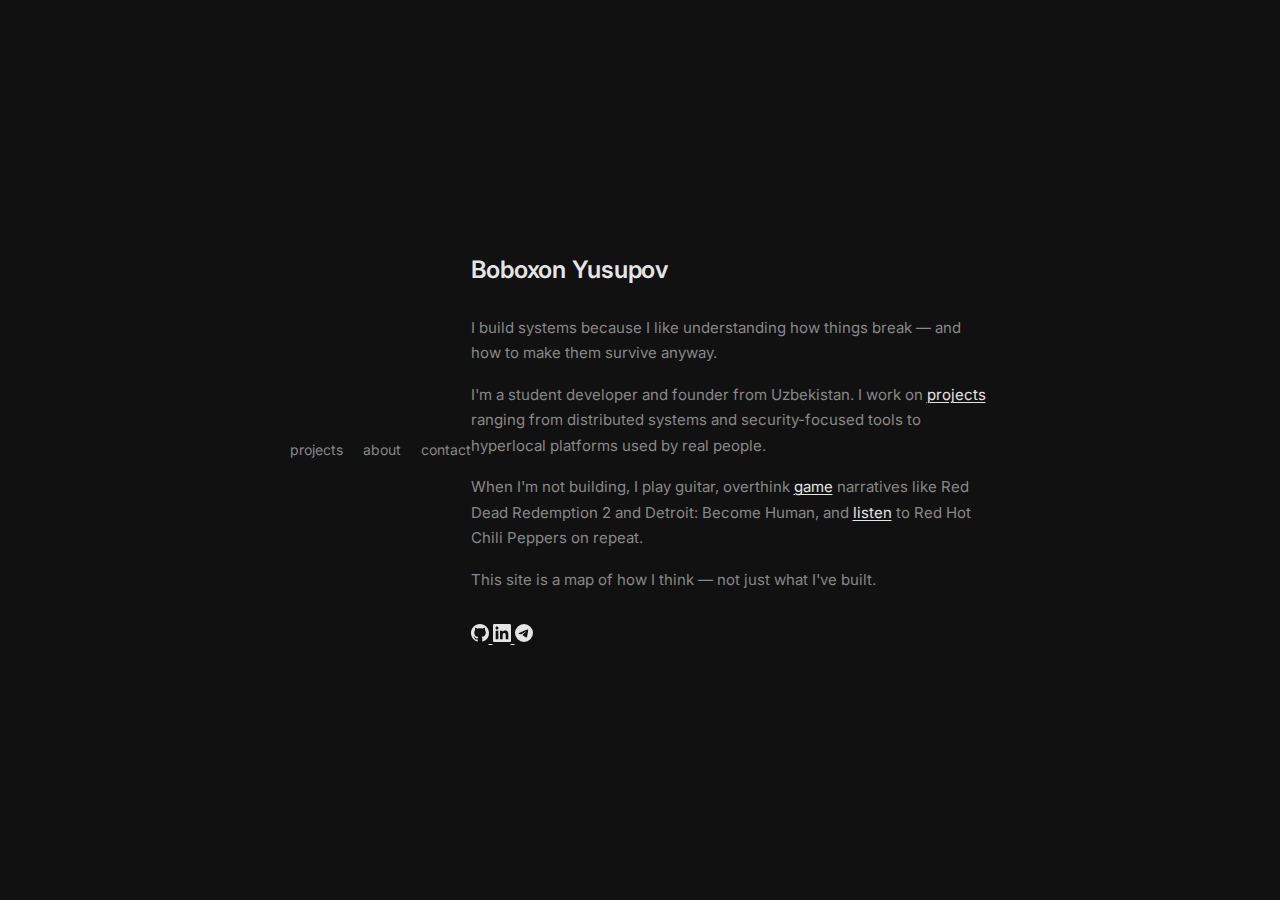
<file: index.html>
<!DOCTYPE html>
<html lang="en">

<head>
    <meta charset="UTF-8">
    <meta name="viewport" content="width=device-width, initial-scale=1.0">
    <meta name="description" content="Boboxon Yusupov - Systems Security Engineer & Founder">
    <title>Boboxon Yusupov</title>
    <link rel="preconnect" href="https://fonts.googleapis.com">
    <link rel="preconnect" href="https://fonts.gstatic.com" crossorigin>
    <link href="https://fonts.googleapis.com/css2?family=Inter:wght@400;500;600&display=swap" rel="stylesheet">
    <link rel="stylesheet" href="styles.css">
</head>

<body>
    <div class="page">
        <nav class="nav">
            <a href="projects.html">projects</a>
            <a href="about.html">about</a>
            <a href="contact.html">contact</a>
        </nav>

        <main class="content">
            <h1 class="name">Boboxon Yusupov</h1>

            <p class="intro">
                I build systems because I like understanding how things break — and how to make them survive anyway.
            </p>

            <p class="intro">
                I'm a student developer and founder from Uzbekistan. I work on <a href="projects.html">projects</a>
                ranging from distributed systems and security-focused tools to hyperlocal platforms used by real people.
            </p>

            <p class="intro">
                When I'm not building, I play guitar, overthink <a href="https://steamcommunity.com/id/montclier49/"
                    target="_blank">game</a> narratives like Red Dead Redemption 2 and Detroit: Become Human, and <a
                    href="music.html">listen</a> to Red
                Hot Chili Peppers on repeat.
            </p>

            <p class="intro">
                This site is a map of how I think — not just what I've built.
            </p>

            <div class="social-icons">
                <a href="https://github.com/myrosama" target="_blank" aria-label="GitHub">
                    <svg width="18" height="18" viewBox="0 0 24 24" fill="currentColor">
                        <path
                            d="M12 0C5.37 0 0 5.37 0 12c0 5.31 3.435 9.795 8.205 11.385.6.105.825-.255.825-.57 0-.285-.015-1.23-.015-2.235-3.015.555-3.795-.735-4.035-1.41-.135-.345-.72-1.41-1.23-1.695-.42-.225-1.02-.78-.015-.795.945-.015 1.62.87 1.845 1.23 1.08 1.815 2.805 1.305 3.495.99.105-.78.42-1.305.765-1.605-2.67-.3-5.46-1.335-5.46-5.925 0-1.305.465-2.385 1.23-3.225-.12-.3-.54-1.53.12-3.18 0 0 1.005-.315 3.3 1.23.96-.27 1.98-.405 3-.405s2.04.135 3 .405c2.295-1.56 3.3-1.23 3.3-1.23.66 1.65.24 2.88.12 3.18.765.84 1.23 1.905 1.23 3.225 0 4.605-2.805 5.625-5.475 5.925.435.375.81 1.095.81 2.22 0 1.605-.015 2.895-.015 3.3 0 .315.225.69.825.57A12.02 12.02 0 0024 12c0-6.63-5.37-12-12-12z" />
                    </svg>
                </a>
                <a href="https://www.linkedin.com/in/boboxonyusupov/" target="_blank" aria-label="LinkedIn">
                    <svg width="18" height="18" viewBox="0 0 24 24" fill="currentColor">
                        <path
                            d="M20.447 20.452h-3.554v-5.569c0-1.328-.027-3.037-1.852-3.037-1.853 0-2.136 1.445-2.136 2.939v5.667H9.351V9h3.414v1.561h.046c.477-.9 1.637-1.85 3.37-1.85 3.601 0 4.267 2.37 4.267 5.455v6.286zM5.337 7.433c-1.144 0-2.063-.926-2.063-2.065 0-1.138.92-2.063 2.063-2.063 1.14 0 2.064.925 2.064 2.063 0 1.139-.925 2.065-2.064 2.065zm1.782 13.019H3.555V9h3.564v11.452zM22.225 0H1.771C.792 0 0 .774 0 1.729v20.542C0 23.227.792 24 1.771 24h20.451C23.2 24 24 23.227 24 22.271V1.729C24 .774 23.2 0 22.222 0h.003z" />
                    </svg>
                </a>
                <a href="https://t.me/montclier49" target="_blank" aria-label="Telegram">
                    <svg width="18" height="18" viewBox="0 0 24 24" fill="currentColor">
                        <path
                            d="M11.944 0A12 12 0 0 0 0 12a12 12 0 0 0 12 12 12 12 0 0 0 12-12A12 12 0 0 0 12 0a12 12 0 0 0-.056 0zm4.962 7.224c.1-.002.321.023.465.14a.506.506 0 0 1 .171.325c.016.093.036.306.02.472-.18 1.898-.962 6.502-1.36 8.627-.168.9-.499 1.201-.82 1.23-.696.065-1.225-.46-1.9-.902-1.056-.693-1.653-1.124-2.678-1.8-1.185-.78-.417-1.21.258-1.91.177-.184 3.247-2.977 3.307-3.23.007-.032.014-.15-.056-.212s-.174-.041-.249-.024c-.106.024-1.793 1.14-5.061 3.345-.48.33-.913.49-1.302.48-.428-.008-1.252-.241-1.865-.44-.752-.245-1.349-.374-1.297-.789.027-.216.325-.437.893-.663 3.498-1.524 5.83-2.529 6.998-3.014 3.332-1.386 4.025-1.627 4.476-1.635z" />
                    </svg>
                </a>
            </div>
        </main>
    </div>
    <!-- Visitor Notification Script -->
    <script>
        (function () {
            // Only notify once per session to avoid spam
            if (sessionStorage.getItem('visitor_notified')) return;

            // Gather visitor details
            const getDeviceType = () => {
                const ua = navigator.userAgent;
                if (/(tablet|ipad|playbook|silk)|(android(?!.*mobi))/i.test(ua)) return 'Tablet';
                if (/Mobile|Android|iP(hone|od)|IEMobile|BlackBerry|Kindle|Silk-Accelerated|(hpw|web)OS|Opera M(obi|ini)/.test(ua)) return 'Mobile';
                return 'Desktop';
            };

            const getBrowser = () => {
                const ua = navigator.userAgent;
                if (ua.includes('Firefox')) return 'Firefox';
                if (ua.includes('SamsungBrowser')) return 'Samsung Browser';
                if (ua.includes('Opera') || ua.includes('OPR')) return 'Opera';
                if (ua.includes('Edge')) return 'Edge';
                if (ua.includes('Chrome')) return 'Chrome';
                if (ua.includes('Safari')) return 'Safari';
                return 'Unknown';
            };

            const visitorData = {
                page: document.title || 'Home',
                device: getDeviceType(),
                browser: getBrowser(),
                screen: `${screen.width}x${screen.height}`,
                referrer: document.referrer || 'Direct',
                language: navigator.language || navigator.userLanguage
            };

            // Send to notification worker
            fetch('https://telegram-notify.sadrikov49.workers.dev', {
                method: 'POST',
                headers: { 'Content-Type': 'application/json' },
                body: JSON.stringify(visitorData)
            })
                .then(() => sessionStorage.setItem('visitor_notified', 'true'))
                .catch(err => console.log('Notification skipped'));
        })();
    </script>
</body>

</html>
</file>
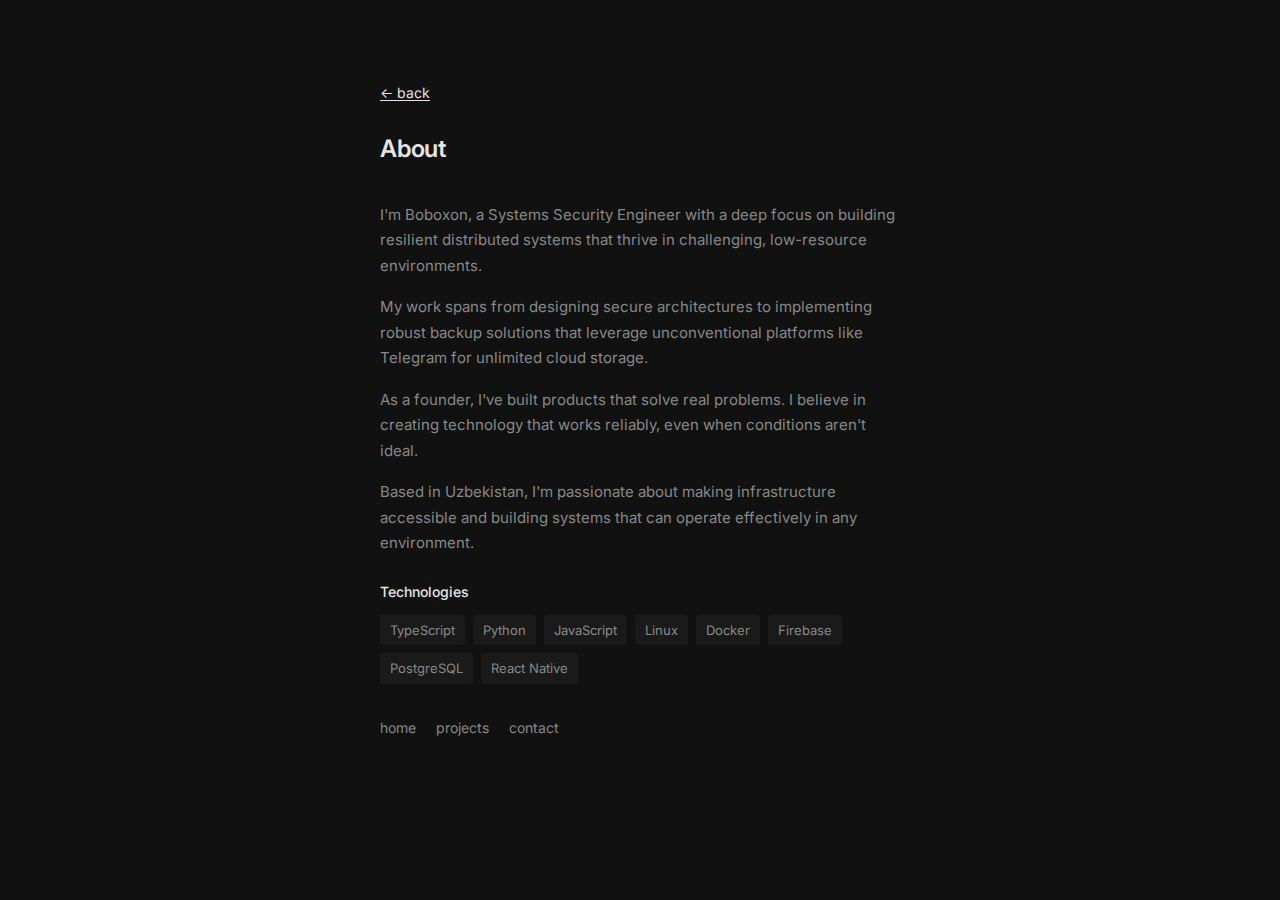
<file: about.html>
<!DOCTYPE html>
<html lang="en">

<head>
    <meta charset="UTF-8">
    <meta name="viewport" content="width=device-width, initial-scale=1.0">
    <meta name="description" content="About Boboxon Yusupov">
    <title>About — Boboxon Yusupov</title>
    <link rel="preconnect" href="https://fonts.googleapis.com">
    <link rel="preconnect" href="https://fonts.gstatic.com" crossorigin>
    <link href="https://fonts.googleapis.com/css2?family=Inter:wght@400;500;600&display=swap" rel="stylesheet">
    <link rel="stylesheet" href="styles.css">
</head>

<body>
    <div class="page scrollable">
        <main class="content">
            <div class="page-header">
                <a href="index.html" class="back-link">← back</a>
                <h1 class="page-title">About</h1>
            </div>

            <div class="about-text">
                <p>
                    I'm Boboxon, a Systems Security Engineer with a deep focus on building
                    resilient distributed systems that thrive in challenging, low-resource environments.
                </p>

                <p>
                    My work spans from designing secure architectures to implementing robust
                    backup solutions that leverage unconventional platforms like Telegram for
                    unlimited cloud storage.
                </p>

                <p>
                    As a founder, I've built products that solve real problems. I believe in
                    creating technology that works reliably, even when conditions aren't ideal.
                </p>

                <p>
                    Based in Uzbekistan, I'm passionate about making infrastructure accessible
                    and building systems that can operate effectively in any environment.
                </p>
            </div>

            <div class="skills">
                <h3 class="skills-title">Technologies</h3>
                <div class="skills-list">
                    <span class="skill">TypeScript</span>
                    <span class="skill">Python</span>
                    <span class="skill">JavaScript</span>
                    <span class="skill">Linux</span>
                    <span class="skill">Docker</span>
                    <span class="skill">Firebase</span>
                    <span class="skill">PostgreSQL</span>
                    <span class="skill">React Native</span>
                </div>
            </div>

            <nav class="nav" style="margin-top: 32px;">
                <a href="index.html">home</a>
                <a href="projects.html">projects</a>
                <a href="contact.html">contact</a>
            </nav>
        </main>
    </div>
</body>

</html>
</file>
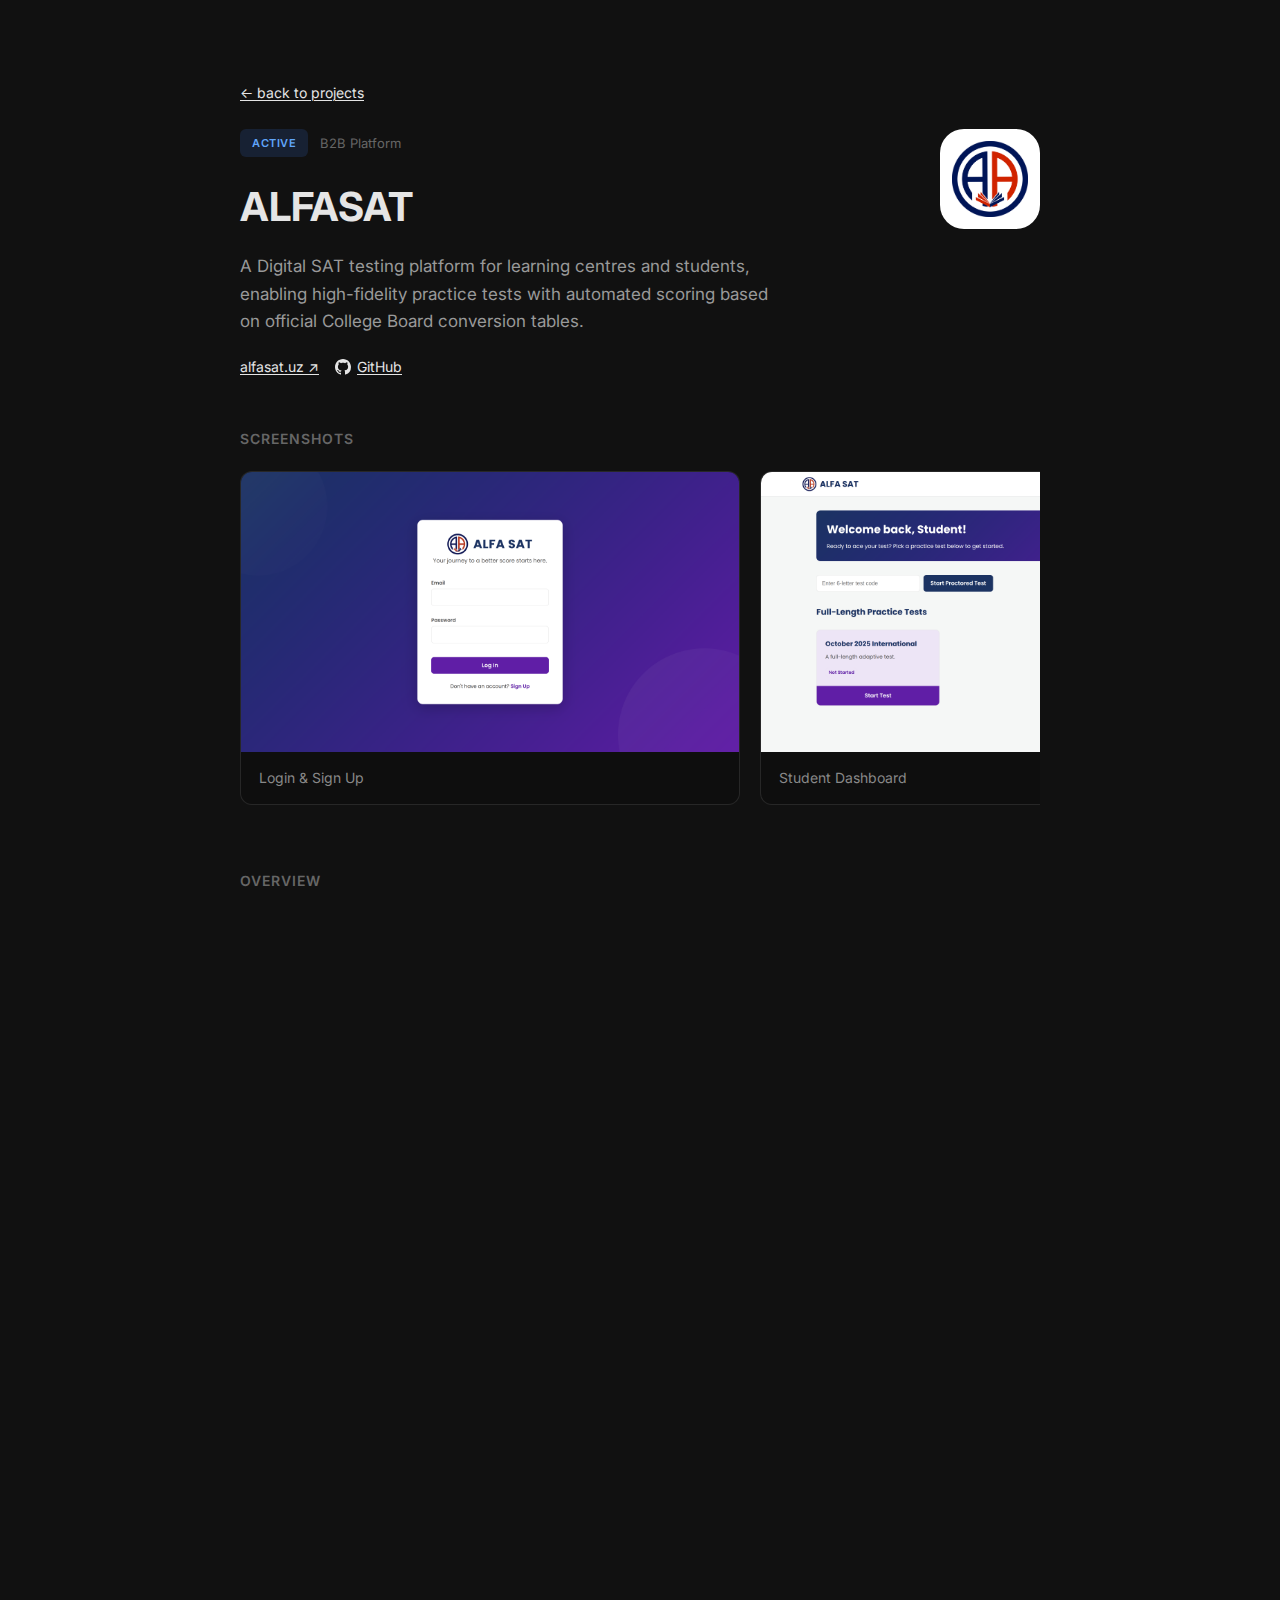
<file: alfasat.html>
<!DOCTYPE html>
<html lang="en">

<head>
    <meta charset="UTF-8">
    <meta name="viewport" content="width=device-width, initial-scale=1.0">
    <meta name="description" content="ALFASAT - Digital SAT Testing Platform by Boboxon Yusupov">
    <title>ALFASAT — Boboxon Yusupov</title>
    <link rel="preconnect" href="https://fonts.googleapis.com">
    <link rel="preconnect" href="https://fonts.gstatic.com" crossorigin>
    <link href="https://fonts.googleapis.com/css2?family=Inter:wght@400;500;600;700&display=swap" rel="stylesheet">
    <link rel="stylesheet" href="styles.css">
    <link rel="stylesheet" href="project-styles.css">
    <style>
        /* ALFASAT Styles */

        /* Hero with logo on right */
        .hero {
            display: flex;
            justify-content: space-between;
            align-items: flex-start;
            gap: 40px;
            margin-bottom: 48px;
        }

        .hero-content {
            flex: 1;
        }

        .hero-logo {
            width: 100px;
            height: 100px;
            border-radius: 24px;
            object-fit: contain;
            flex-shrink: 0;
            background: #fff;
            padding: 12px;
        }

        .hero-top {
            display: flex;
            align-items: center;
            gap: 12px;
            margin-bottom: 16px;
        }

        .status-badge {
            padding: 5px 12px;
            border-radius: 6px;
            font-size: 11px;
            font-weight: 600;
            text-transform: uppercase;
            letter-spacing: 0.5px;
            background: rgba(59, 130, 246, 0.15);
            color: #60a5fa;
        }

        .status-text {
            color: #666;
            font-size: 13px;
        }

        .hero h1 {
            font-size: 2.5rem;
            font-weight: 700;
            margin: 0 0 12px 0;
            color: var(--text);
        }

        .hero-desc {
            font-size: 17px;
            line-height: 1.6;
            color: #999;
            max-width: 550px;
            margin-bottom: 20px;
        }

        .hero-links {
            display: flex;
            gap: 16px;
            align-items: center;
        }

        .hero-links a {
            display: inline-flex;
            align-items: center;
            gap: 6px;
            color: #888;
            font-size: 14px;
            text-decoration: none;
            transition: color 0.15s;
        }

        .hero-links a:hover {
            color: var(--text);
        }

        .hero-links svg {
            width: 16px;
            height: 16px;
        }

        /* Horizontal Scroll Screenshots - Larger */
        .screenshots-section {
            margin-bottom: 48px;
        }

        .screenshots-section h2 {
            font-size: 14px;
            font-weight: 600;
            text-transform: uppercase;
            letter-spacing: 1px;
            color: #666;
            margin-bottom: 20px;
        }

        .screenshots-scroll {
            display: flex;
            gap: 20px;
            overflow-x: auto;
            padding-bottom: 16px;
            scroll-snap-type: x mandatory;
        }

        .screenshots-scroll::-webkit-scrollbar {
            height: 6px;
        }

        .screenshots-scroll::-webkit-scrollbar-track {
            background: #1a1a1a;
            border-radius: 3px;
        }

        .screenshots-scroll::-webkit-scrollbar-thumb {
            background: #444;
            border-radius: 3px;
        }

        .screenshot-card {
            flex-shrink: 0;
            width: 500px;
            border-radius: 12px;
            overflow: hidden;
            border: 1px solid rgba(255, 255, 255, 0.08);
            background: rgba(255, 255, 255, 0.02);
            scroll-snap-align: start;
        }

        .screenshot-card img {
            width: 100%;
            display: block;
        }

        .screenshot-card figcaption {
            padding: 14px 18px;
            font-size: 14px;
            color: #888;
            background: rgba(0, 0, 0, 0.3);
        }

        /* Content sections */
        .section {
            margin-bottom: 48px;
        }

        .section h2 {
            font-size: 14px;
            font-weight: 600;
            text-transform: uppercase;
            letter-spacing: 1px;
            color: #666;
            margin-bottom: 16px;
        }

        .section p {
            font-size: 16px;
            line-height: 1.7;
            color: #bbb;
        }

        /* Tech table */
        .tech-table {
            width: 100%;
            border-collapse: collapse;
        }

        .tech-table tr {
            border-bottom: 1px solid rgba(255, 255, 255, 0.06);
        }

        .tech-table th,
        .tech-table td {
            padding: 14px 0;
            text-align: left;
        }

        .tech-table th {
            color: #666;
            font-weight: 500;
            font-size: 13px;
            width: 140px;
        }

        .tech-table td {
            color: #bbb;
            font-size: 14px;
        }

        /* Note box */
        .note-box {
            background: rgba(255, 255, 255, 0.03);
            border-left: 3px solid #555;
            padding: 16px 20px;
            border-radius: 0 8px 8px 0;
        }

        .note-box p {
            color: #888;
            font-size: 14px;
            margin: 0;
            line-height: 1.6;
        }

        @media (max-width: 700px) {
            .hero {
                flex-direction: column;
            }

            .hero-logo {
                width: 72px;
                height: 72px;
                order: -1;
            }

            .hero h1 {
                font-size: 2rem;
            }

            .screenshot-card {
                width: 320px;
            }
        }
    </style>
</head>

<body>
    <div class="page scrollable">
        <main class="content project-content">
            <a href="projects.html" class="back-link">← back to projects</a>

            <!-- Hero with logo on right -->
            <header class="hero">
                <div class="hero-content">
                    <div class="hero-top">
                        <span class="status-badge">Active</span>
                        <span class="status-text">B2B Platform</span>
                    </div>
                    <h1>ALFASAT</h1>
                    <p class="hero-desc">A Digital SAT testing platform for learning centres and students, enabling
                        high-fidelity practice tests with automated scoring based on official College Board conversion
                        tables.</p>
                    <div class="hero-links">
                        <a href="https://alfasat.uz" target="_blank">alfasat.uz ↗</a>
                        <a href="https://github.com/myrosama/ALFA_SAT" target="_blank">
                            <svg viewBox="0 0 24 24" fill="currentColor">
                                <path
                                    d="M12 0C5.37 0 0 5.37 0 12c0 5.31 3.435 9.795 8.205 11.385.6.105.825-.255.825-.57 0-.285-.015-1.23-.015-2.235-3.015.555-3.795-.735-4.035-1.41-.135-.345-.72-1.41-1.23-1.695-.42-.225-1.02-.78-.015-.795.945-.015 1.62.87 1.845 1.23 1.08 1.815 2.805 1.305 3.495.99.105-.78.42-1.305.765-1.605-2.67-.3-5.46-1.335-5.46-5.925 0-1.305.465-2.385 1.23-3.225-.12-.3-.54-1.53.12-3.18 0 0 1.005-.315 3.3 1.23.96-.27 1.98-.405 3-.405s2.04.135 3 .405c2.295-1.56 3.3-1.23 3.3-1.23.66 1.65.24 2.88.12 3.18.765.84 1.23 1.905 1.23 3.225 0 4.605-2.805 5.625-5.475 5.925.435.375.81 1.095.81 2.22 0 1.605-.015 2.895-.015 3.3 0 .315.225.69.825.57A12.02 12.02 0 0024 12c0-6.63-5.37-12-12-12z" />
                            </svg>
                            GitHub
                        </a>
                    </div>
                </div>
                <img src="photos/alfaSAT/logo.png" alt="ALFASAT Logo" class="hero-logo">
            </header>

            <!-- Screenshots - Horizontal Scroll -->
            <section class="screenshots-section">
                <h2>Screenshots</h2>
                <div class="screenshots-scroll">
                    <figure class="screenshot-card">
                        <img src="photos/alfaSAT/Login_signup.png" alt="Login">
                        <figcaption>Login & Sign Up</figcaption>
                    </figure>
                    <figure class="screenshot-card">
                        <img src="photos/alfaSAT/Dashboard.png" alt="Dashboard">
                        <figcaption>Student Dashboard</figcaption>
                    </figure>
                    <figure class="screenshot-card">
                        <img src="photos/alfaSAT/Test.png" alt="Test">
                        <figcaption>Test Interface</figcaption>
                    </figure>
                    <figure class="screenshot-card">
                        <img src="photos/alfaSAT/Mathpart.png" alt="Math">
                        <figcaption>Math Section with Desmos</figcaption>
                    </figure>
                    <figure class="screenshot-card">
                        <img src="photos/alfaSAT/Admit_Menu.png" alt="Admin">
                        <figcaption>Admin Menu</figcaption>
                    </figure>
                    <figure class="screenshot-card">
                        <img src="photos/alfaSAT/Edit_Test.png" alt="Editor">
                        <figcaption>Test Editor</figcaption>
                    </figure>
                    <figure class="screenshot-card">
                        <img src="photos/alfaSAT/AI_intergration.png" alt="AI">
                        <figcaption>AI PDF Import</figcaption>
                    </figure>
                </div>
            </section>

            <!-- Overview -->
            <section class="section">
                <h2>Overview</h2>
                <p>
                    ALFASAT is an online exam platform for the new Digital SAT, enabling learning centres and students
                    to conduct high-fidelity practice tests. The platform incorporates an automated scoring engine
                    based on official College Board raw-to-scaled conversion tables, providing instant domain and
                    skill-level breakdowns.
                </p>
            </section>

            <!-- Key Features -->
            <section class="section">
                <h2>Key Features</h2>
                <div class="features-grid">
                    <div class="feature-item">
                        <span class="feature-icon">📊</span>
                        <div class="feature-content">
                            <h3>Automated Scoring</h3>
                            <p>Official College Board conversion tables with instant domain breakdowns</p>
                        </div>
                    </div>
                    <div class="feature-item">
                        <span class="feature-icon">📄</span>
                        <div class="feature-content">
                            <h3>PDF Test Import</h3>
                            <p>Upload PDF tests, automatically parse questions using Gemini API</p>
                        </div>
                    </div>
                    <div class="feature-item">
                        <span class="feature-icon">📐</span>
                        <div class="feature-content">
                            <h3>Math Rendering</h3>
                            <p>LaTeX-formatted equations using KaTeX and MathQuill</p>
                        </div>
                    </div>
                    <div class="feature-item">
                        <span class="feature-icon">🖩</span>
                        <div class="feature-content">
                            <h3>Desmos Calculator</h3>
                            <p>Integrated Desmos calculator, just like the real Digital SAT</p>
                        </div>
                    </div>
                    <div class="feature-item">
                        <span class="feature-icon">🔒</span>
                        <div class="feature-content">
                            <h3>Proctoring Controls</h3>
                            <p>Fullscreen enforcement and session codes for supervised testing</p>
                        </div>
                    </div>
                    <div class="feature-item">
                        <span class="feature-icon">📈</span>
                        <div class="feature-content">
                            <h3>Analytics Dashboard</h3>
                            <p>Per-student performance tracking by module, domain, and skill</p>
                        </div>
                    </div>
                </div>
            </section>

            <!-- Technology Stack -->
            <section class="section">
                <h2>Technology Stack</h2>
                <table class="tech-table">
                    <tr>
                        <th>Frontend</th>
                        <td>React (inline Babel JSX)</td>
                    </tr>
                    <tr>
                        <th>Backend</th>
                        <td>Firebase (Firestore, Authentication)</td>
                    </tr>
                    <tr>
                        <th>AI Integration</th>
                        <td>Gemini API for PDF parsing</td>
                    </tr>
                    <tr>
                        <th>PDF Processing</th>
                        <td>PDF.js</td>
                    </tr>
                    <tr>
                        <th>Math Rendering</th>
                        <td>MathQuill, KaTeX</td>
                    </tr>
                    <tr>
                        <th>Calculator</th>
                        <td>Desmos Calculator API</td>
                    </tr>
                </table>
            </section>

            <!-- Note -->
            <section class="section">
                <div class="note-box">
                    <p>
                        The platform is used by multiple learning centres. Public documentation is limited as the
                        codebase is private.
                    </p>
                </div>
            </section>

            <nav class="nav horizontal" style="margin-top: 48px;">
                <a href="index.html">home</a>
                <a href="projects.html">projects</a>
                <a href="about.html">about</a>
            </nav>
        </main>
    </div>
</body>

</html>
</file>
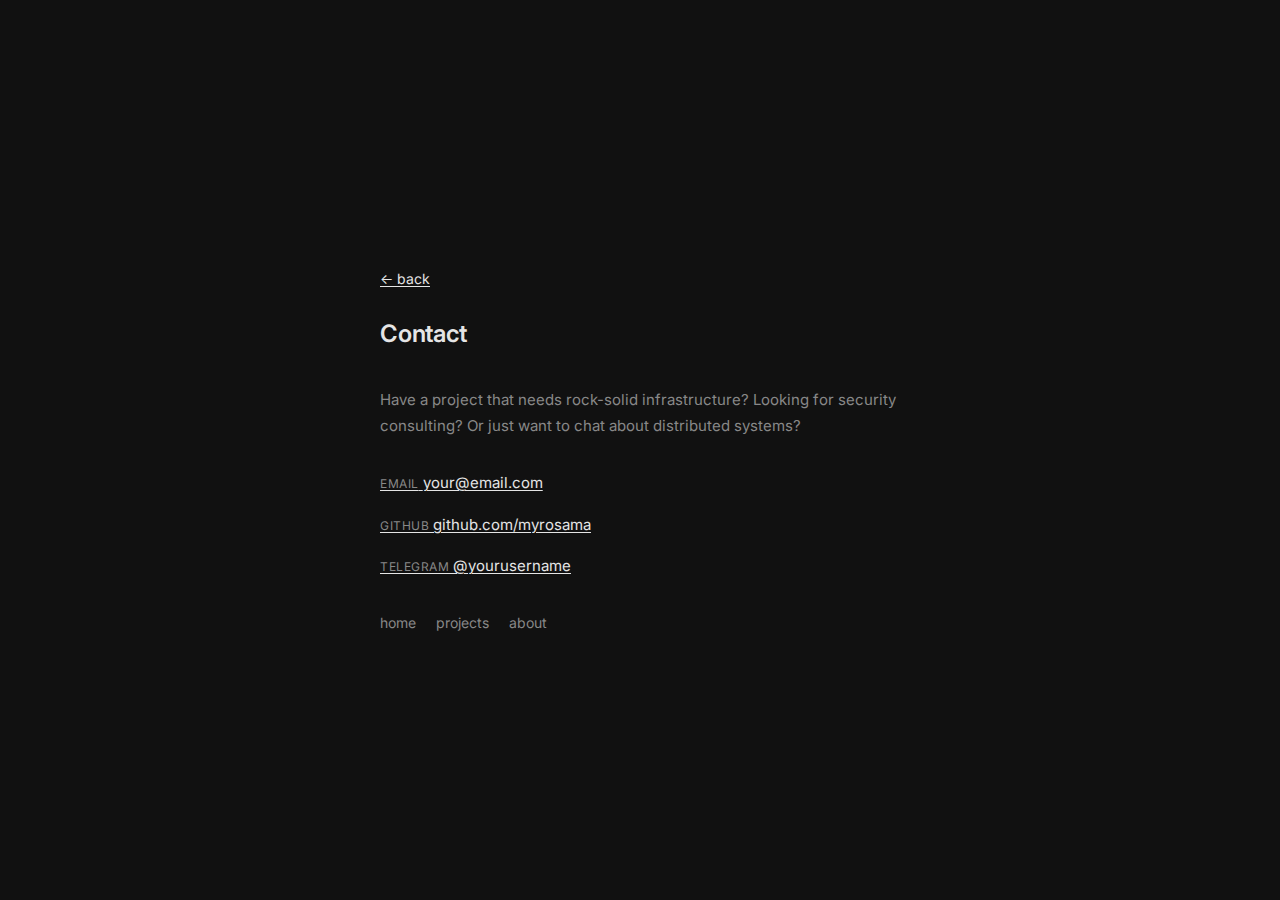
<file: contact.html>
<!DOCTYPE html>
<html lang="en">

<head>
    <meta charset="UTF-8">
    <meta name="viewport" content="width=device-width, initial-scale=1.0">
    <meta name="description" content="Contact Boboxon Yusupov">
    <title>Contact — Boboxon Yusupov</title>
    <link rel="preconnect" href="https://fonts.googleapis.com">
    <link rel="preconnect" href="https://fonts.gstatic.com" crossorigin>
    <link href="https://fonts.googleapis.com/css2?family=Inter:wght@400;500;600&display=swap" rel="stylesheet">
    <link rel="stylesheet" href="styles.css">
</head>

<body>
    <div class="page">
        <main class="content">
            <div class="page-header">
                <a href="index.html" class="back-link">← back</a>
                <h1 class="page-title">Contact</h1>
            </div>

            <p class="intro">
                Have a project that needs rock-solid infrastructure? Looking for security consulting?
                Or just want to chat about distributed systems?
            </p>

            <div class="contact-list">
                <a href="mailto:your@email.com" class="contact-item">
                    <span class="contact-label">Email</span>
                    <span class="contact-value">your@email.com</span>
                </a>

                <a href="https://github.com/myrosama" target="_blank" class="contact-item">
                    <span class="contact-label">GitHub</span>
                    <span class="contact-value">github.com/myrosama</span>
                </a>

                <a href="https://t.me/yourusername" target="_blank" class="contact-item">
                    <span class="contact-label">Telegram</span>
                    <span class="contact-value">@yourusername</span>
                </a>
            </div>

            <nav class="nav horizontal" style="margin-top: 32px;">
                <a href="index.html">home</a>
                <a href="projects.html">projects</a>
                <a href="about.html">about</a>
            </nav>
        </main>
    </div>
</body>

</html>
</file>
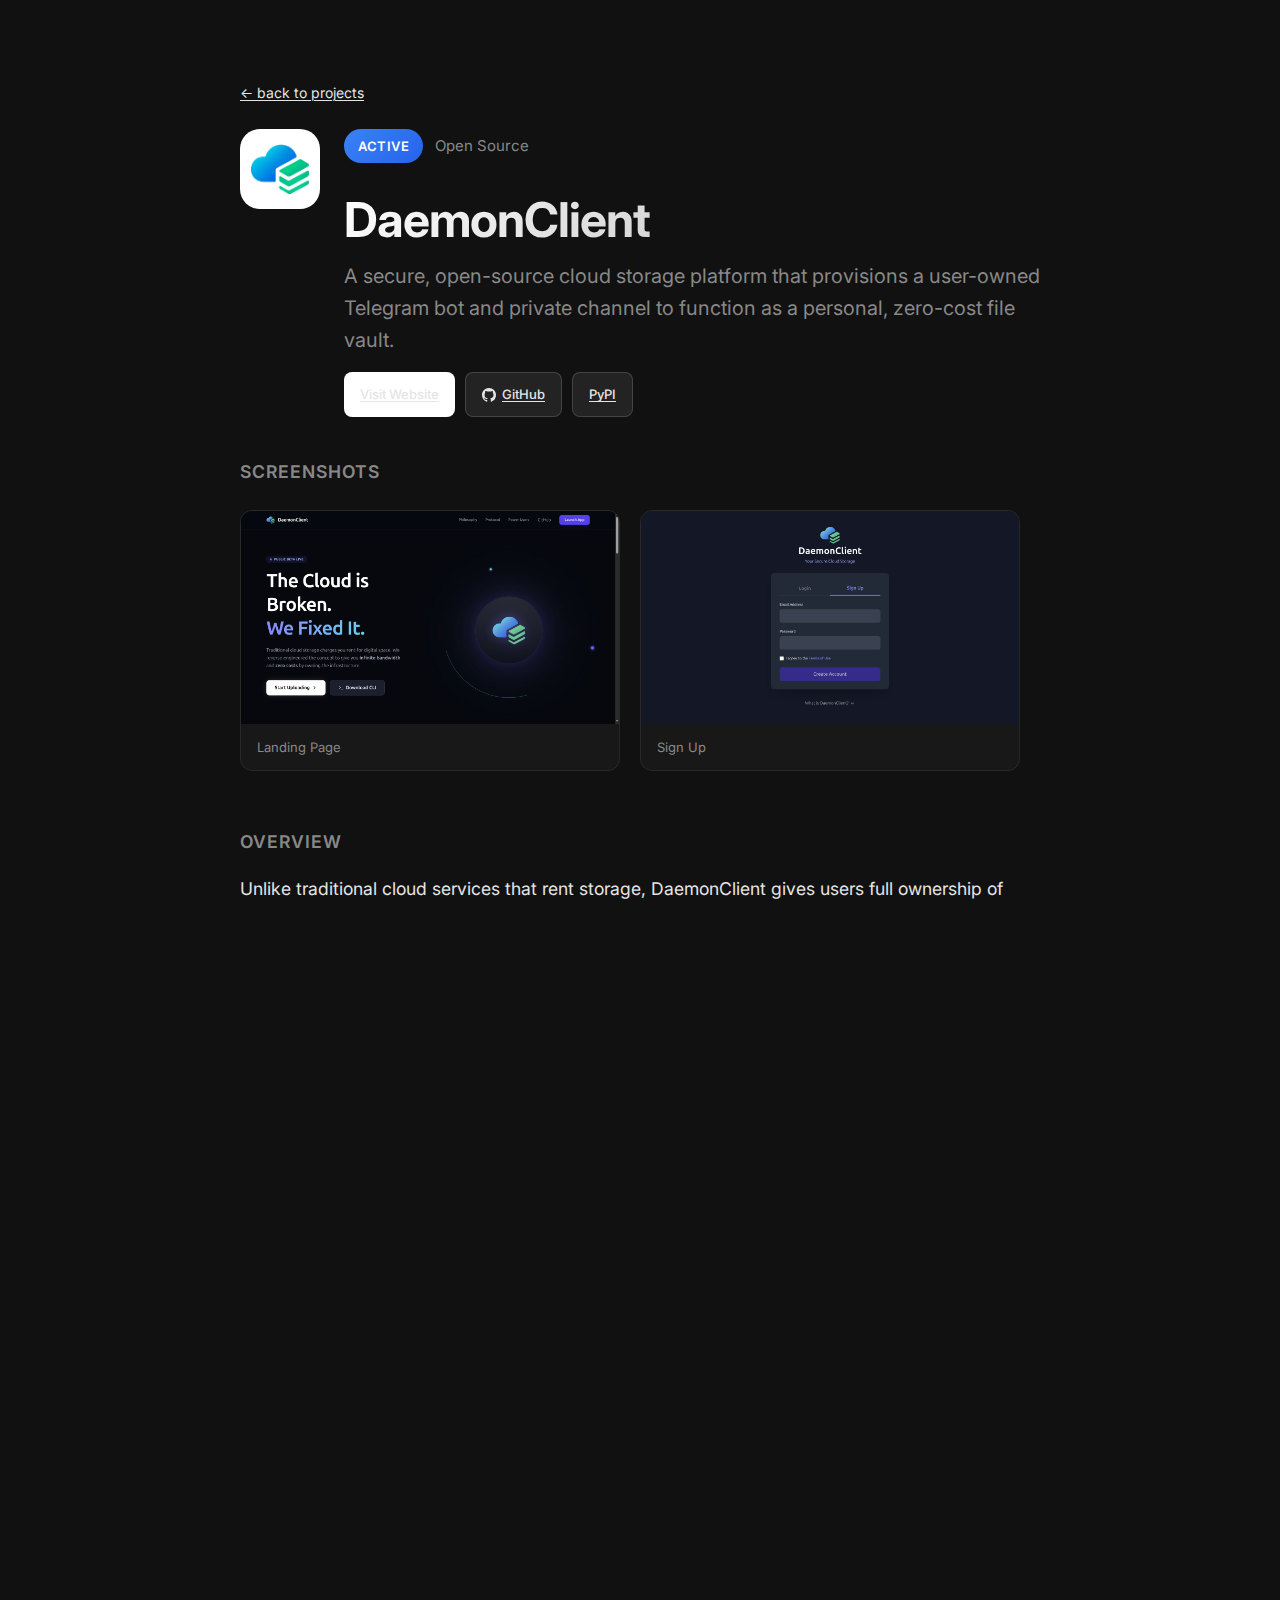
<file: daemonclient.html>
<!DOCTYPE html>
<html lang="en">

<head>
    <meta charset="UTF-8">
    <meta name="viewport" content="width=device-width, initial-scale=1.0">
    <meta name="description" content="DaemonClient - Zero-Knowledge Cloud Storage by Boboxon Yusupov">
    <title>DaemonClient — Boboxon Yusupov</title>
    <link rel="preconnect" href="https://fonts.googleapis.com">
    <link rel="preconnect" href="https://fonts.gstatic.com" crossorigin>
    <link href="https://fonts.googleapis.com/css2?family=Inter:wght@400;500;600;700&display=swap" rel="stylesheet">
    <link rel="stylesheet" href="styles.css">
    <link rel="stylesheet" href="project-styles.css">
    <style>
        /* DaemonClient Professional Styles */
        .project-hero {
            padding-bottom: 0;
        }

        .hero-row {
            display: flex;
            align-items: flex-start;
            gap: 24px;
        }

        .hero-logo {
            width: 80px;
            height: 80px;
            border-radius: 20px;
            object-fit: contain;
            flex-shrink: 0;
            background: #fff;
            padding: 10px;
        }

        .hero-main {
            flex: 1;
        }

        .project-title {
            margin: 0;
        }

        .project-tagline {
            margin-bottom: 16px;
        }

        /* Clean button styles */
        .btn-group {
            display: flex;
            gap: 10px;
            flex-wrap: wrap;
        }

        .btn {
            display: inline-flex;
            align-items: center;
            gap: 6px;
            padding: 10px 16px;
            border-radius: 8px;
            font-size: 13px;
            font-weight: 500;
            text-decoration: none;
            transition: all 0.15s ease;
        }

        .btn-primary {
            background: #fff;
            color: #111;
        }

        .btn-primary:hover {
            background: #f0f0f0;
        }

        .btn-secondary {
            background: rgba(255, 255, 255, 0.08);
            color: var(--text);
            border: 1px solid rgba(255, 255, 255, 0.15);
        }

        .btn-secondary:hover {
            background: rgba(255, 255, 255, 0.12);
            border-color: rgba(255, 255, 255, 0.25);
        }

        .screenshot-gallery {
            display: flex;
            gap: 20px;
            margin-top: 24px;
            overflow-x: auto;
            padding-bottom: 16px;
        }

        .screenshot-gallery::-webkit-scrollbar {
            height: 6px;
        }

        .screenshot-gallery::-webkit-scrollbar-track {
            background: #1a1a1a;
            border-radius: 3px;
        }

        .screenshot-gallery::-webkit-scrollbar-thumb {
            background: #333;
            border-radius: 3px;
        }

        .screenshot-item {
            flex-shrink: 0;
            max-width: 380px;
            border-radius: 12px;
            overflow: hidden;
            border: 1px solid rgba(255, 255, 255, 0.1);
        }

        .screenshot-item img {
            width: 100%;
            display: block;
        }

        .screenshot-caption {
            padding: 12px 16px;
            background: rgba(255, 255, 255, 0.03);
            font-size: 13px;
            color: #888;
        }

        .architecture-image {
            width: 100%;
            border-radius: 12px;
            margin-top: 20px;
            border: 1px solid rgba(255, 255, 255, 0.1);
        }

        .tech-table {
            width: 100%;
            margin-top: 20px;
            border-collapse: collapse;
        }

        .tech-table th,
        .tech-table td {
            padding: 14px 16px;
            text-align: left;
            border-bottom: 1px solid rgba(255, 255, 255, 0.08);
        }

        .tech-table th {
            color: #888;
            font-weight: 500;
            font-size: 13px;
            text-transform: uppercase;
            letter-spacing: 0.5px;
            width: 160px;
        }

        .tech-table td {
            color: var(--text);
            font-size: 14px;
        }

        @media (max-width: 600px) {
            .hero-row {
                flex-direction: column;
                align-items: flex-start;
            }

            .hero-logo {
                width: 64px;
                height: 64px;
            }

            .screenshot-item {
                max-width: 280px;
            }
        }
    </style>
</head>

<body>
    <div class="page scrollable">
        <main class="content project-content">
            <a href="projects.html" class="back-link">← back to projects</a>

            <!-- Hero Section -->
            <header class="project-hero">
                <div class="hero-row">
                    <img src="photos/DaemonClient/logo.png" alt="DaemonClient Logo" class="hero-logo">
                    <div class="hero-main">
                        <div class="project-status">
                            <span class="status-badge active">Active</span>
                            <span class="status-text">Open Source</span>
                        </div>
                        <h1 class="project-title">DaemonClient</h1>
                        <p class="project-tagline">A secure, open-source cloud storage platform that provisions a
                            user-owned Telegram bot and private channel to function as a personal, zero-cost file
                            vault.</p>
                        <div class="btn-group">
                            <a href="https://daemonclient.uz" target="_blank" class="btn btn-primary">Visit Website</a>
                            <a href="https://github.com/myrosama/DaemonClient" target="_blank"
                                class="btn btn-secondary">
                                <svg width="14" height="14" viewBox="0 0 24 24" fill="currentColor">
                                    <path
                                        d="M12 0C5.37 0 0 5.37 0 12c0 5.31 3.435 9.795 8.205 11.385.6.105.825-.255.825-.57 0-.285-.015-1.23-.015-2.235-3.015.555-3.795-.735-4.035-1.41-.135-.345-.72-1.41-1.23-1.695-.42-.225-1.02-.78-.015-.795.945-.015 1.62.87 1.845 1.23 1.08 1.815 2.805 1.305 3.495.99.105-.78.42-1.305.765-1.605-2.67-.3-5.46-1.335-5.46-5.925 0-1.305.465-2.385 1.23-3.225-.12-.3-.54-1.53.12-3.18 0 0 1.005-.315 3.3 1.23.96-.27 1.98-.405 3-.405s2.04.135 3 .405c2.295-1.56 3.3-1.23 3.3-1.23.66 1.65.24 2.88.12 3.18.765.84 1.23 1.905 1.23 3.225 0 4.605-2.805 5.625-5.475 5.925.435.375.81 1.095.81 2.22 0 1.605-.015 2.895-.015 3.3 0 .315.225.69.825.57A12.02 12.02 0 0024 12c0-6.63-5.37-12-12-12z" />
                                </svg>
                                GitHub
                            </a>
                            <a href="https://pypi.org/project/daemon-cli/" target="_blank"
                                class="btn btn-secondary">PyPI</a>
                        </div>
                    </div>
                </div>
            </header>

            <!-- Screenshots -->
            <section class="project-section">
                <h2 class="section-heading">Screenshots</h2>
                <div class="screenshot-gallery">
                    <div class="screenshot-item">
                        <img src="photos/DaemonClient/Landingpage.png" alt="DaemonClient Landing">
                        <div class="screenshot-caption">Landing Page</div>
                    </div>
                    <div class="screenshot-item">
                        <img src="photos/DaemonClient/Signup.png" alt="DaemonClient Signup">
                        <div class="screenshot-caption">Sign Up</div>
                    </div>
                    <div class="screenshot-item">
                        <img src="photos/DaemonClient/Setup.png" alt="DaemonClient Setup">
                        <div class="screenshot-caption">One-Time Setup</div>
                    </div>
                    <div class="screenshot-item">
                        <img src="photos/DaemonClient/transfer.png" alt="DaemonClient Transfer">
                        <div class="screenshot-caption">Ownership Transfer</div>
                    </div>
                    <div class="screenshot-item">
                        <img src="photos/DaemonClient/transferdone.png" alt="DaemonClient Transfer Done">
                        <div class="screenshot-caption">Transfer Complete</div>
                    </div>
                    <div class="screenshot-item">
                        <img src="photos/DaemonClient/Dashboard.png" alt="DaemonClient Dashboard">
                        <div class="screenshot-caption">Dashboard</div>
                    </div>
                </div>
            </section>

            <!-- Overview -->
            <section class="project-section">
                <h2 class="section-heading">Overview</h2>
                <p class="section-text">
                    Unlike traditional cloud services that rent storage, DaemonClient gives users full ownership of
                    their infrastructure. The platform provisions a Telegram bot and private channel for each user.
                    The setup process consists of creating the bot, establishing a secure channel, and transferring
                    ownership to the user. Once ownership is transferred, the developers delete their credentials,
                    ensuring that only the user controls the vault.
                </p>
            </section>

            <!-- How It Works -->
            <section class="project-section">
                <h2 class="section-heading">How It Works</h2>
                <p class="section-text">
                    The protocol uses "atomic chunking"—large files are split into 19 MB encrypted shards in the
                    browser to bypass Telegram's file-size limit and enable parallel uploads. A custom Cloudflare
                    Worker acts as a proxy so that data flows from the user's device to Telegram without passing
                    through DaemonClient's servers. Metadata about which shards belong to a particular file is stored
                    in Firebase, allowing the client to reconstruct files on download.
                </p>

                <img src="photos/DaemonClient/architecture.png" alt="Architecture Overview" class="architecture-image">
            </section>

            <!-- Security Model -->
            <section class="project-section">
                <h2 class="section-heading">Security Model</h2>
                <p class="section-text">
                    The security model relies on AES-256-GCM encryption and PBKDF2 key derivation. Keys exist only
                    in memory and are destroyed on logout. Files are encrypted before leaving the user's device,
                    meaning that neither DaemonClient's servers nor Telegram can read the contents.
                </p>
            </section>

            <!-- Key Features -->
            <section class="project-section">
                <h2 class="section-heading">Key Features</h2>
                <div class="features-grid">
                    <div class="feature-item">
                        <span class="feature-icon">🔐</span>
                        <div class="feature-content">
                            <h3>Zero-Knowledge Encryption</h3>
                            <p>Files are encrypted with AES-256-GCM before leaving the user's device</p>
                        </div>
                    </div>
                    <div class="feature-item">
                        <span class="feature-icon">♾️</span>
                        <div class="feature-content">
                            <h3>Unlimited Storage</h3>
                            <p>Leverages Telegram's file limits to provide storage at no cost</p>
                        </div>
                    </div>
                    <div class="feature-item">
                        <span class="feature-icon">⚡</span>
                        <div class="feature-content">
                            <h3>Blazing-Fast Transfers</h3>
                            <p>Concurrent chunking enables parallel uploads and downloads</p>
                        </div>
                    </div>
                    <div class="feature-item">
                        <span class="feature-icon">🤖</span>
                        <div class="feature-content">
                            <h3>One-Click Setup</h3>
                            <p>Automated bot and channel creation with ownership transfer</p>
                        </div>
                    </div>
                    <div class="feature-item">
                        <span class="feature-icon">💻</span>
                        <div class="feature-content">
                            <h3>Multi-Platform Access</h3>
                            <p>Web dashboard and CLI tool for power users</p>
                        </div>
                    </div>
                    <div class="feature-item">
                        <span class="feature-icon">🔑</span>
                        <div class="feature-content">
                            <h3>Ephemeral Keys</h3>
                            <p>Encryption keys exist only in memory, never transmitted or stored</p>
                        </div>
                    </div>
                </div>
            </section>

            <!-- Technology Stack -->
            <section class="project-section">
                <h2 class="section-heading">Technology Stack</h2>
                <table class="tech-table">
                    <tr>
                        <th>Frontend</th>
                        <td>React, Vite, Tailwind CSS</td>
                    </tr>
                    <tr>
                        <th>Backend (Setup)</th>
                        <td>Python, Flask, Telethon</td>
                    </tr>
                    <tr>
                        <th>Backend (Proxy)</th>
                        <td>TypeScript on Cloudflare Workers</td>
                    </tr>
                    <tr>
                        <th>Database & Auth</th>
                        <td>Firebase Firestore, Firebase Authentication</td>
                    </tr>
                    <tr>
                        <th>Encryption</th>
                        <td>Web Crypto API (AES-256-GCM, PBKDF2)</td>
                    </tr>
                    <tr>
                        <th>Infrastructure</th>
                        <td>Telegram Bot API</td>
                    </tr>
                </table>
            </section>

            <nav class="nav horizontal" style="margin-top: 48px;">
                <a href="index.html">home</a>
                <a href="projects.html">projects</a>
                <a href="about.html">about</a>
            </nav>
        </main>
    </div>
</body>

</html>
</file>
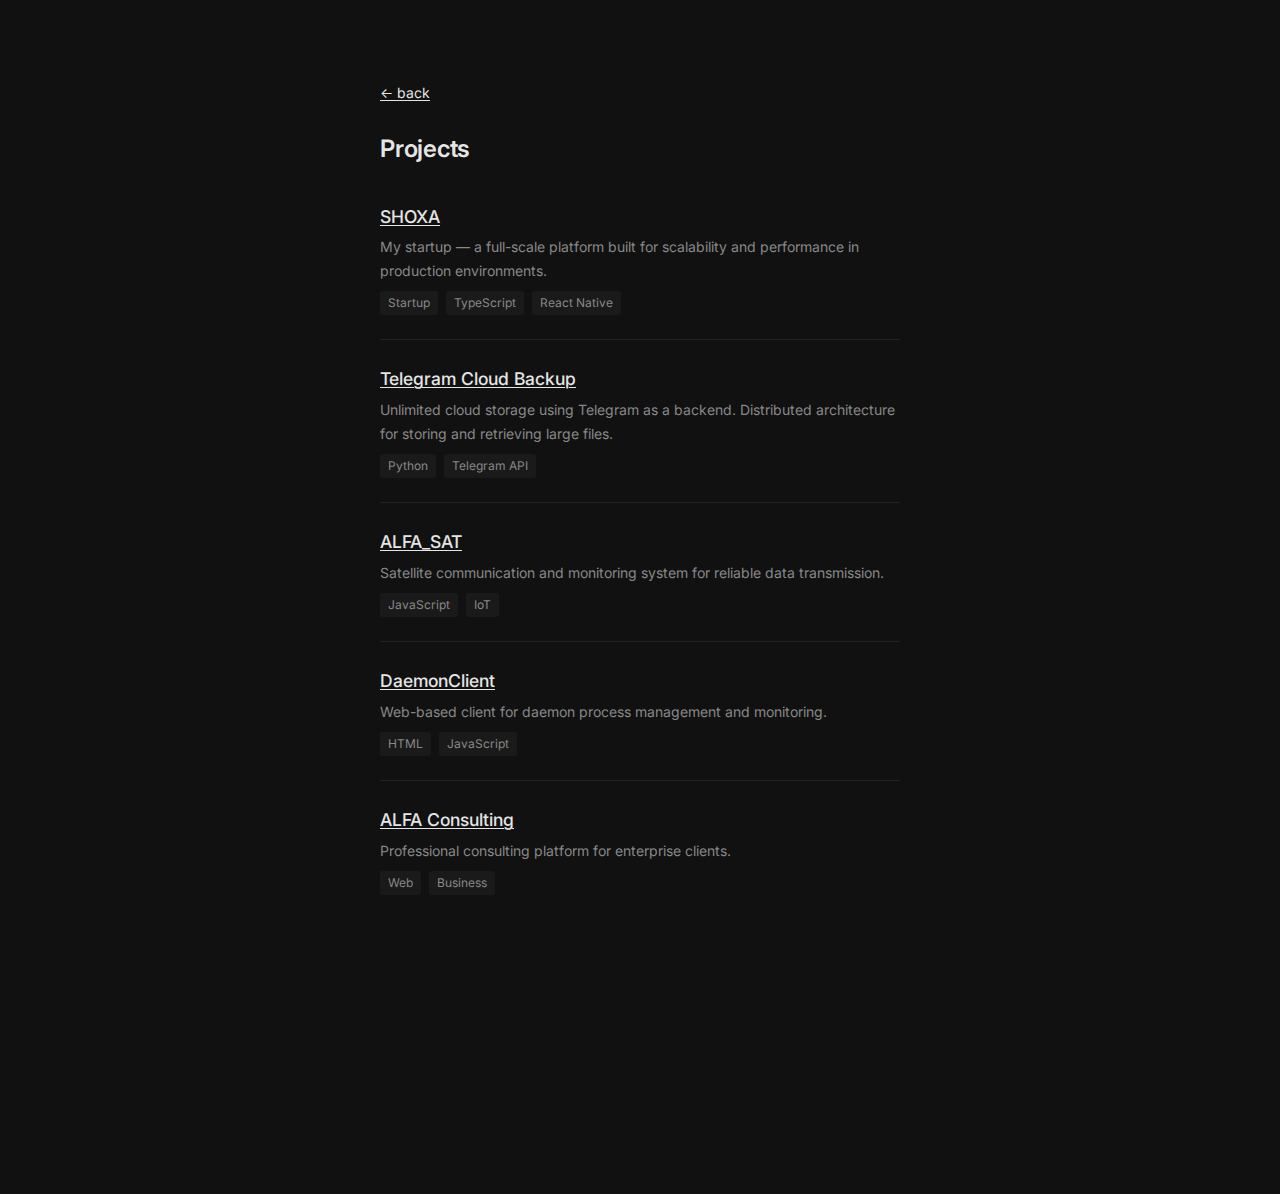
<file: projects.html>
<!DOCTYPE html>
<html lang="en">

<head>
    <meta charset="UTF-8">
    <meta name="viewport" content="width=device-width, initial-scale=1.0">
    <meta name="description" content="Projects by Boboxon Yusupov">
    <title>Projects — Boboxon Yusupov</title>
    <link rel="preconnect" href="https://fonts.googleapis.com">
    <link rel="preconnect" href="https://fonts.gstatic.com" crossorigin>
    <link href="https://fonts.googleapis.com/css2?family=Inter:wght@400;500;600&display=swap" rel="stylesheet">
    <link rel="stylesheet" href="styles.css">
</head>

<body>
    <div class="page scrollable">
        <main class="content">
            <div class="page-header">
                <a href="index.html" class="back-link">← back</a>
                <h1 class="page-title">Projects</h1>
            </div>

            <div class="projects-list">
                <div class="project">
                    <h3 class="project-name"><a href="https://github.com/myrosama/shoxa" target="_blank">SHOXA</a></h3>
                    <p class="project-desc">My startup — a full-scale platform built for scalability and performance in
                        production environments.</p>
                    <div class="project-tags">
                        <span class="tag">Startup</span>
                        <span class="tag">TypeScript</span>
                        <span class="tag">React Native</span>
                    </div>
                </div>

                <div class="project">
                    <h3 class="project-name"><a href="https://github.com/myrosama/telegram-cloud-backup"
                            target="_blank">Telegram Cloud Backup</a></h3>
                    <p class="project-desc">Unlimited cloud storage using Telegram as a backend. Distributed
                        architecture for storing and retrieving large files.</p>
                    <div class="project-tags">
                        <span class="tag">Python</span>
                        <span class="tag">Telegram API</span>
                    </div>
                </div>

                <div class="project">
                    <h3 class="project-name"><a href="https://github.com/myrosama/ALFA_SAT" target="_blank">ALFA_SAT</a>
                    </h3>
                    <p class="project-desc">Satellite communication and monitoring system for reliable data
                        transmission.</p>
                    <div class="project-tags">
                        <span class="tag">JavaScript</span>
                        <span class="tag">IoT</span>
                    </div>
                </div>

                <div class="project">
                    <h3 class="project-name"><a href="https://github.com/myrosama/DaemonClient"
                            target="_blank">DaemonClient</a></h3>
                    <p class="project-desc">Web-based client for daemon process management and monitoring.</p>
                    <div class="project-tags">
                        <span class="tag">HTML</span>
                        <span class="tag">JavaScript</span>
                    </div>
                </div>

                <div class="project">
                    <h3 class="project-name"><a href="https://github.com/myrosama/ALFACONSULTING" target="_blank">ALFA
                            Consulting</a></h3>
                    <p class="project-desc">Professional consulting platform for enterprise clients.</p>
                    <div class="project-tags">
                        <span class="tag">Web</span>
                        <span class="tag">Business</span>
                    </div>
                </div>

                <div class="project">
                    <h3 class="project-name"><a href="https://github.com/myrosama" target="_blank">UZB Economy
                            Portal</a></h3>
                    <p class="project-desc">Uzbekistan economy data visualization and information portal.</p>
                    <div class="project-tags">
                        <span class="tag">Data</span>
                        <span class="tag">Public Service</span>
                    </div>
                </div>
            </div>

            <nav class="nav" style="margin-top: 32px;">
                <a href="index.html">home</a>
                <a href="about.html">about</a>
                <a href="contact.html">contact</a>
            </nav>
        </main>
    </div>
</body>

</html>
</file>
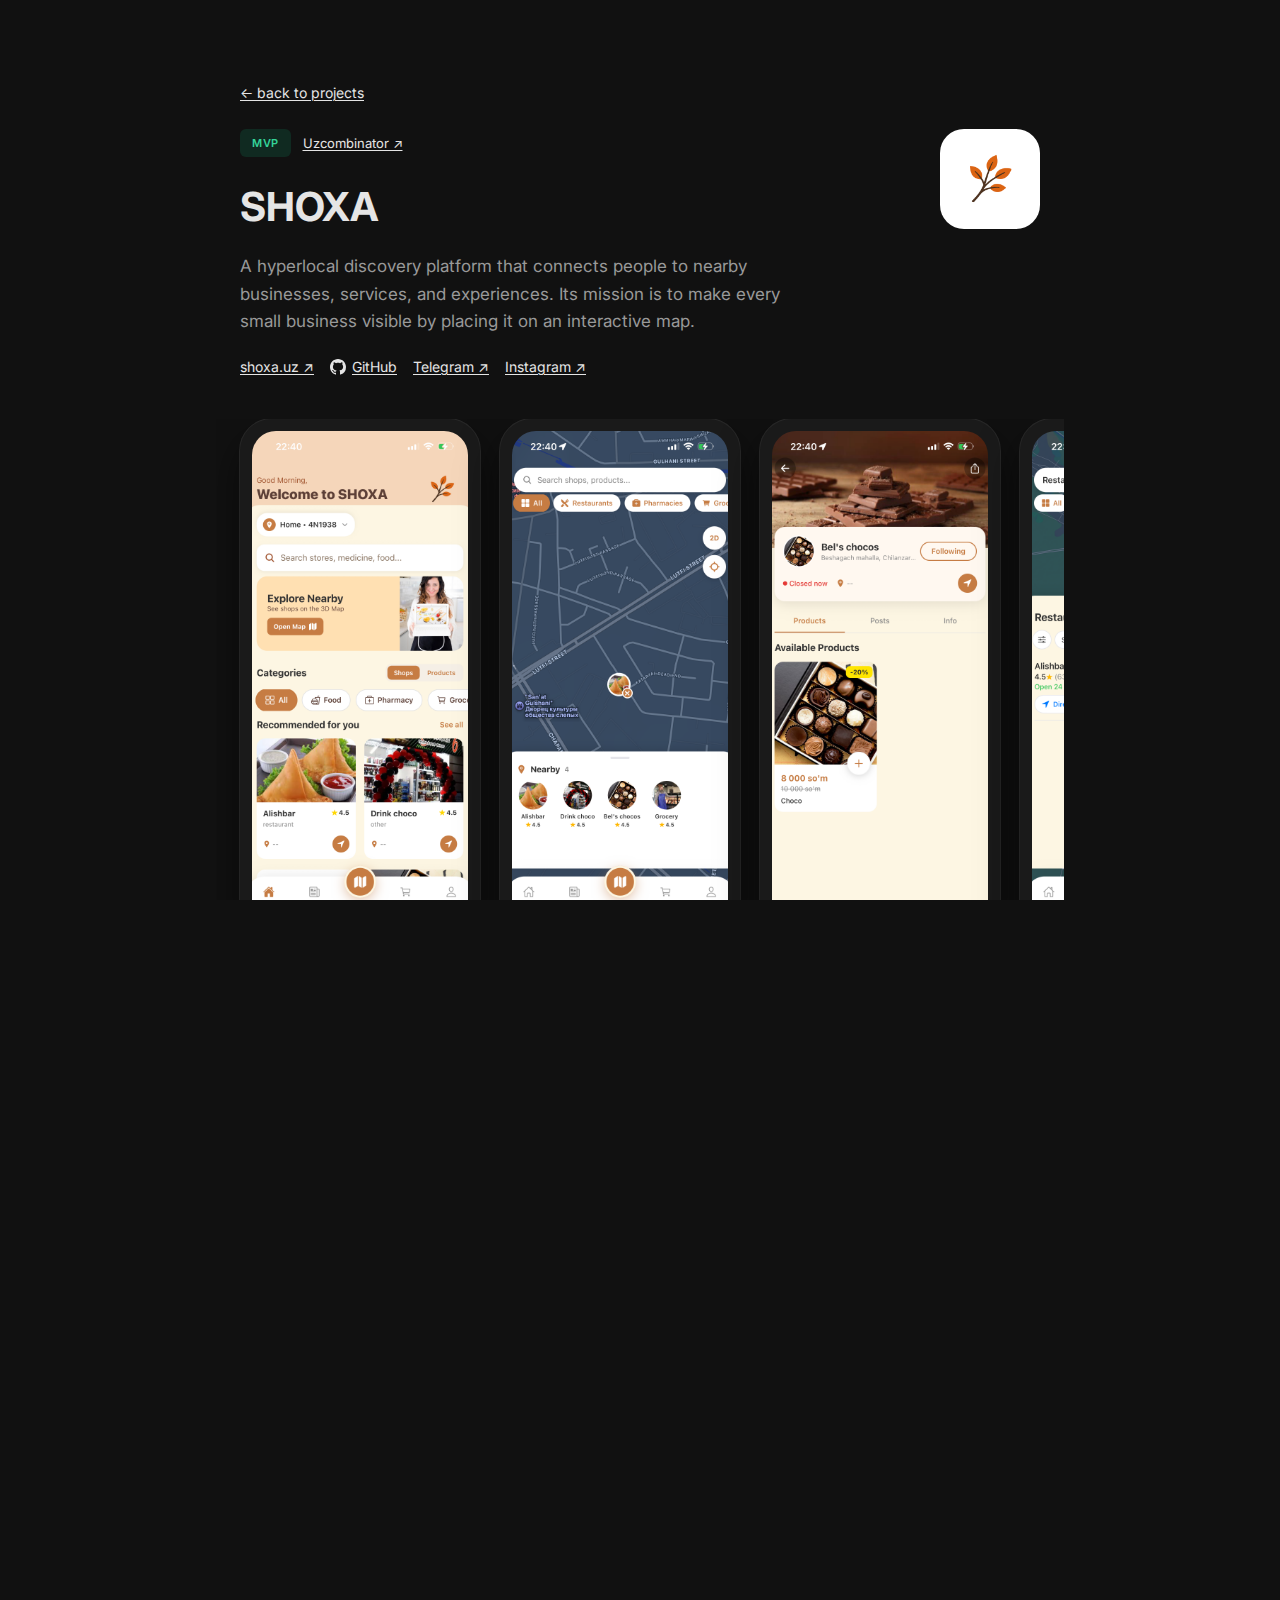
<file: shoxa.html>
<!DOCTYPE html>
<html lang="en">

<head>
    <meta charset="UTF-8">
    <meta name="viewport" content="width=device-width, initial-scale=1.0">
    <meta name="description" content="SHOXA - Hyperlocal Discovery Platform by Boboxon Yusupov">
    <title>SHOXA — Boboxon Yusupov</title>
    <link rel="preconnect" href="https://fonts.googleapis.com">
    <link rel="preconnect" href="https://fonts.gstatic.com" crossorigin>
    <link href="https://fonts.googleapis.com/css2?family=Inter:wght@400;500;600;700&display=swap" rel="stylesheet">
    <link rel="stylesheet" href="styles.css">
    <link rel="stylesheet" href="project-styles.css">
    <style>
        /* SHOXA Professional Styles */

        /* Hero with logo on right */
        .hero {
            display: flex;
            justify-content: space-between;
            align-items: flex-start;
            gap: 40px;
            margin-bottom: 32px;
        }

        .hero-content {
            flex: 1;
        }

        .hero-logo {
            width: 100px;
            height: 100px;
            border-radius: 24px;
            object-fit: contain;
            flex-shrink: 0;
            background: #fff;
            padding: 12px;
        }

        .hero-top {
            display: flex;
            align-items: center;
            gap: 12px;
            margin-bottom: 16px;
        }

        .status-badge.mvp {
            padding: 5px 12px;
            border-radius: 6px;
            font-size: 11px;
            font-weight: 600;
            text-transform: uppercase;
            letter-spacing: 0.5px;
            background: rgba(16, 185, 129, 0.15);
            color: #34d399;
        }

        .status-text {
            color: #666;
            font-size: 13px;
            text-decoration: none;
        }

        .status-text:hover {
            color: #888;
        }

        .hero h1 {
            font-size: 2.5rem;
            font-weight: 700;
            margin: 0 0 12px 0;
            color: var(--text);
        }

        .hero-desc {
            font-size: 17px;
            line-height: 1.6;
            color: #999;
            max-width: 550px;
            margin-bottom: 20px;
        }

        .hero-links {
            display: flex;
            gap: 16px;
            align-items: center;
        }

        .hero-links a {
            display: inline-flex;
            align-items: center;
            gap: 6px;
            color: #888;
            font-size: 14px;
            text-decoration: none;
            transition: color 0.15s;
        }

        .hero-links a:hover {
            color: var(--text);
        }

        .hero-links svg {
            width: 16px;
            height: 16px;
        }

        @media (max-width: 700px) {
            .hero {
                flex-direction: column;
            }

            .hero-logo {
                width: 72px;
                height: 72px;
                order: -1;
            }

            .hero h1 {
                font-size: 2rem;
            }
        }

        /* Tech table */
        .tech-table {
            width: 100%;
            margin-top: 20px;
            border-collapse: collapse;
        }

        .tech-table th,
        .tech-table td {
            padding: 14px 16px;
            text-align: left;
            border-bottom: 1px solid rgba(255, 255, 255, 0.08);
        }

        .tech-table th {
            color: #888;
            font-weight: 500;
            font-size: 13px;
            text-transform: uppercase;
            letter-spacing: 0.5px;
            width: 160px;
        }

        .tech-table td {
            color: var(--text);
            font-size: 14px;
        }

        /* Timeline */
        .timeline {
            display: flex;
            flex-direction: column;
            gap: 0;
            margin-top: 20px;
        }

        .timeline-item {
            display: flex;
            align-items: center;
            gap: 16px;
            padding: 16px 0;
            border-bottom: 1px solid rgba(255, 255, 255, 0.08);
        }

        .timeline-item:last-child {
            border-bottom: none;
        }

        .timeline-date {
            font-size: 14px;
            color: #888;
            min-width: 100px;
            font-weight: 500;
        }

        .timeline-event {
            font-size: 15px;
            color: var(--text);
        }

        .timeline-item.highlight .timeline-event {
            color: #10b981;
        }

        @media (max-width: 600px) {
            .hero-row {
                flex-direction: column;
                align-items: flex-start;
            }

            .hero-logo {
                width: 64px;
                height: 64px;
            }
        }
    </style>
</head>

<body>
    <div class="page scrollable">
        <main class="content project-content">
            <a href="projects.html" class="back-link">← back to projects</a>

            <!-- Hero with logo on right -->
            <header class="hero">
                <div class="hero-content">
                    <div class="hero-top">
                        <span class="status-badge mvp">MVP</span>
                        <a href="https://uzcombinator.uz/" target="_blank" class="status-text">Uzcombinator ↗</a>
                    </div>
                    <h1>SHOXA</h1>
                    <p class="hero-desc">A hyperlocal discovery platform that connects people to nearby businesses,
                        services, and experiences. Its mission is to make every small business visible by placing it on
                        an interactive map.</p>
                    <div class="hero-links">
                        <a href="https://shoxa.uz" target="_blank">shoxa.uz ↗</a>
                        <a href="https://github.com/myrosama/shoxa" target="_blank">
                            <svg viewBox="0 0 24 24" fill="currentColor">
                                <path
                                    d="M12 0C5.37 0 0 5.37 0 12c0 5.31 3.435 9.795 8.205 11.385.6.105.825-.255.825-.57 0-.285-.015-1.23-.015-2.235-3.015.555-3.795-.735-4.035-1.41-.135-.345-.72-1.41-1.23-1.695-.42-.225-1.02-.78-.015-.795.945-.015 1.62.87 1.845 1.23 1.08 1.815 2.805 1.305 3.495.99.105-.78.42-1.305.765-1.605-2.67-.3-5.46-1.335-5.46-5.925 0-1.305.465-2.385 1.23-3.225-.12-.3-.54-1.53.12-3.18 0 0 1.005-.315 3.3 1.23.96-.27 1.98-.405 3-.405s2.04.135 3 .405c2.295-1.56 3.3-1.23 3.3-1.23.66 1.65.24 2.88.12 3.18.765.84 1.23 1.905 1.23 3.225 0 4.605-2.805 5.625-5.475 5.925.435.375.81 1.095.81 2.22 0 1.605-.015 2.895-.015 3.3 0 .315.225.69.825.57A12.02 12.02 0 0024 12c0-6.63-5.37-12-12-12z" />
                            </svg>
                            GitHub
                        </a>
                        <a href="https://t.me/shoxauz" target="_blank">Telegram ↗</a>
                        <a href="https://instagram.com/shoxa_app" target="_blank">Instagram ↗</a>
                    </div>
                </div>
                <img src="photos/SHOXA/logo.png" alt="SHOXA Logo" class="hero-logo">
            </header>

            <!-- Screenshot Gallery -->
            <section class="project-gallery">
                <div class="gallery-scroll">
                    <div class="phone-frame">
                        <img src="photos/SHOXA/SHOXA_MAINPAGE.PNG" alt="SHOXA Home Screen">
                    </div>
                    <div class="phone-frame">
                        <img src="photos/SHOXA/SHOXA_MAP.PNG" alt="SHOXA Map View">
                    </div>
                    <div class="phone-frame">
                        <img src="photos/SHOXA/SHOXA_SHOPPAGE.PNG" alt="SHOXA Shop Page">
                    </div>
                    <div class="phone-frame">
                        <img src="photos/SHOXA/SHOXA_MorePageofMap.png" alt="SHOXA Map Details">
                    </div>
                    <div class="phone-frame">
                        <img src="photos/SHOXA/SHOXA_UniversalPage.png" alt="SHOXA Universal Page">
                    </div>
                </div>
            </section>

            <!-- Problem -->
            <section class="project-section">
                <h2 class="section-heading">The Problem</h2>
                <p class="section-text">
                    Uzbekistan has roughly 400,000 shops and local businesses that are "digitally ghosted"—they do not
                    appear on maps or directories. Finding them often requires trawling through Telegram channels or
                    Instagram pages, with no way to check if they're open, see their products, or get directions.
                </p>
            </section>

            <!-- Solution -->
            <section class="project-section">
                <h2 class="section-heading">The Solution</h2>
                <p class="section-text">
                    SHOXA places every business on an interactive map and provides a digital encyclopedia with detailed
                    profiles. Users can discover cafes, shops, and services, view real-time status, read reviews,
                    message owners directly, and get directions—all in one app.
                </p>
            </section>

            <!-- Key Features -->
            <section class="project-section">
                <h2 class="section-heading">Key Features</h2>
                <div class="features-grid">
                    <div class="feature-item">
                        <span class="feature-icon">🗺️</span>
                        <div class="feature-content">
                            <h3>Interactive Map</h3>
                            <p>Discover businesses around you with real-time location and live status</p>
                        </div>
                    </div>
                    <div class="feature-item">
                        <span class="feature-icon">📖</span>
                        <div class="feature-content">
                            <h3>Digital Encyclopedia</h3>
                            <p>Comprehensive database of shops, services, and businesses in your city</p>
                        </div>
                    </div>
                    <div class="feature-item">
                        <span class="feature-icon">💬</span>
                        <div class="feature-content">
                            <h3>Direct Messaging</h3>
                            <p>Chat with shop owners and place orders instantly</p>
                        </div>
                    </div>
                    <div class="feature-item">
                        <span class="feature-icon">🏪</span>
                        <div class="feature-content">
                            <h3>Business Profiles</h3>
                            <p>Individual pages with photos, products, hours, and contact information</p>
                        </div>
                    </div>
                    <div class="feature-item">
                        <span class="feature-icon">⭐</span>
                        <div class="feature-content">
                            <h3>Reviews & Ratings</h3>
                            <p>Community-driven feedback to help users choose the best places</p>
                        </div>
                    </div>
                    <div class="feature-item">
                        <span class="feature-icon">📍</span>
                        <div class="feature-content">
                            <h3>Navigation</h3>
                            <p>Get walking or driving directions to any business instantly</p>
                        </div>
                    </div>
                </div>
            </section>

            <!-- Technology Stack -->
            <section class="project-section">
                <h2 class="section-heading">Technology Stack</h2>
                <table class="tech-table">
                    <tr>
                        <th>Mobile</th>
                        <td>React Native, Expo</td>
                    </tr>
                    <tr>
                        <th>Language</th>
                        <td>TypeScript</td>
                    </tr>
                    <tr>
                        <th>Backend</th>
                        <td>Node.js, Firebase</td>
                    </tr>
                    <tr>
                        <th>Maps</th>
                        <td>Google Maps API</td>
                    </tr>
                    <tr>
                        <th>Delivery</th>
                        <td>Yandex Go integration</td>
                    </tr>
                    <tr>
                        <th>Storage</th>
                        <td>Telegram channels (cost-efficient layer)</td>
                    </tr>
                </table>
            </section>

            <!-- Timeline -->
            <section class="project-section">
                <h2 class="section-heading">Timeline</h2>
                <div class="timeline">
                    <div class="timeline-item">
                        <span class="timeline-date">Oct 2024</span>
                        <span class="timeline-event">First ideas and prototyping began</span>
                    </div>
                    <div class="timeline-item">
                        <span class="timeline-date">Dec 2024</span>
                        <span class="timeline-event">Full MVP completed</span>
                    </div>
                    <div class="timeline-item highlight">
                        <span class="timeline-date">Dec 2024</span>
                        <span class="timeline-event">Selected for Uzcombinator program</span>
                    </div>
                </div>
            </section>

            <nav class="nav horizontal" style="margin-top: 48px;">
                <a href="index.html">home</a>
                <a href="projects.html">projects</a>
                <a href="about.html">about</a>
            </nav>
        </main>
    </div>
</body>

</html>
</file>
<file: styles.css>
/* ===================================
   BOBOXON YUSUPOV - MINIMAL PORTFOLIO
   No scroll, single screen
   =================================== */

* {
    margin: 0;
    padding: 0;
    box-sizing: border-box;
}

:root {
    --bg: #111;
    --text: #e5e5e5;
    --text-muted: #888;
    --link: #e5e5e5;
}

html,
body {
    height: 100%;
    overflow: hidden;
}

body {
    font-family: 'Inter', -apple-system, BlinkMacSystemFont, sans-serif;
    background: var(--bg);
    color: var(--text);
    font-size: 15px;
    line-height: 1.7;
    -webkit-font-smoothing: antialiased;
}

::selection {
    background: var(--text);
    color: var(--bg);
}

/* Full page container */
.page {
    height: 100vh;
    display: flex;
    align-items: center;
    justify-content: center;
    padding: 24px;
}

/* Content wrapper */
.content {
    max-width: 520px;
    width: 100%;
}

/* Name */
.name {
    font-size: 1.5rem;
    font-weight: 600;
    margin-bottom: 24px;
    letter-spacing: -0.01em;
}

/* Intro paragraphs */
.intro {
    color: var(--text-muted);
    margin-bottom: 16px;
}

.intro:last-of-type {
    margin-bottom: 32px;
}

/* Links in text */
.intro a,
.content a:not(.nav a) {
    color: var(--text);
    text-decoration: underline;
    text-underline-offset: 2px;
    text-decoration-thickness: 1px;
}

.intro a:hover {
    text-decoration-thickness: 2px;
}

/* Navigation links */
.nav {
    display: flex;
    gap: 20px;
}

.nav a {
    color: var(--text-muted);
    text-decoration: none;
    font-size: 14px;
    transition: color 0.15s;
}

.nav a:hover {
    color: var(--text);
}

/* Page header (for subpages) */
.page-header {
    margin-bottom: 32px;
}

.back-link {
    display: inline-flex;
    align-items: center;
    gap: 6px;
    color: var(--text-muted);
    text-decoration: none;
    font-size: 14px;
    margin-bottom: 24px;
    transition: color 0.15s;
}

.back-link:hover {
    color: var(--text);
}

.page-title {
    font-size: 1.5rem;
    font-weight: 600;
    letter-spacing: -0.01em;
}

/* Projects page */
.projects-list {
    margin-top: 24px;
}

.project {
    margin-bottom: 24px;
    padding-bottom: 24px;
    border-bottom: 1px solid #222;
}

.project:last-child {
    border-bottom: none;
}

.project-name {
    font-weight: 500;
    margin-bottom: 4px;
}

.project-name a {
    color: var(--text);
    text-decoration: none;
}

.project-name a:hover {
    text-decoration: underline;
}

.project-desc {
    color: var(--text-muted);
    font-size: 14px;
}

.project-tags {
    margin-top: 8px;
    display: flex;
    gap: 8px;
    flex-wrap: wrap;
}

.tag {
    font-size: 12px;
    color: var(--text-muted);
    background: #1a1a1a;
    padding: 2px 8px;
    border-radius: 3px;
}

/* About page */
.about-text {
    margin-top: 24px;
}

.about-text p {
    color: var(--text-muted);
    margin-bottom: 16px;
}

.skills {
    margin-top: 24px;
}

.skills-title {
    font-size: 14px;
    font-weight: 500;
    margin-bottom: 12px;
    color: var(--text);
}

.skills-list {
    display: flex;
    flex-wrap: wrap;
    gap: 8px;
}

.skill {
    font-size: 13px;
    color: var(--text-muted);
    background: #1a1a1a;
    padding: 4px 10px;
    border-radius: 3px;
}

/* Contact page */
.contact-list {
    margin-top: 24px;
}

.contact-item {
    display: block;
    margin-bottom: 16px;
    text-decoration: none;
}

.contact-label {
    font-size: 12px;
    color: var(--text-muted);
    text-transform: uppercase;
    letter-spacing: 0.5px;
}

.contact-value {
    color: var(--text);
    text-decoration: underline;
    text-underline-offset: 2px;
}

.contact-item:hover .contact-value {
    text-decoration-thickness: 2px;
}

/* Scrollable pages */
.page.scrollable {
    height: auto;
    min-height: 100vh;
    align-items: flex-start;
    padding-top: 80px;
    padding-bottom: 80px;
    overflow: auto;
}

html:has(.page.scrollable) {
    overflow: auto;
}

body:has(.page.scrollable) {
    overflow: auto;
}

/* Mobile */
@media (max-width: 600px) {
    .page {
        padding: 20px;
    }

    .name {
        font-size: 1.3rem;
    }

    .nav {
        flex-direction: column;
        gap: 12px;
    }
}
</file>
<file: project-styles.css>
/* ===================================
   PROJECT PAGE STYLES
   App Store Inspired Design
   =================================== */

/* Larger content area for projects */
.project-content {
    max-width: 800px;
}

/* Hero Section */
.project-hero {
    margin-bottom: 40px;
}

.project-status {
    display: flex;
    align-items: center;
    gap: 12px;
    margin-bottom: 16px;
}

.status-badge {
    padding: 6px 14px;
    border-radius: 20px;
    font-size: 13px;
    font-weight: 600;
    text-transform: uppercase;
    letter-spacing: 0.5px;
}

.status-badge.mvp {
    background: linear-gradient(135deg, #10b981, #059669);
    color: white;
}

.status-badge.beta {
    background: linear-gradient(135deg, #f59e0b, #d97706);
    color: white;
}

.status-badge.active {
    background: linear-gradient(135deg, #3b82f6, #2563eb);
    color: white;
}

.status-badge.completed {
    background: #333;
    color: #888;
}

.status-text {
    color: var(--text-muted);
    font-size: 15px;
}

.project-title {
    font-size: 3rem;
    font-weight: 700;
    letter-spacing: -0.02em;
    margin-bottom: 16px;
    background: linear-gradient(135deg, #fff, #aaa);
    -webkit-background-clip: text;
    -webkit-text-fill-color: transparent;
    background-clip: text;
}

.project-tagline {
    font-size: 1.25rem;
    color: var(--text-muted);
    line-height: 1.6;
}

/* Screenshot Gallery */
.project-gallery {
    margin: 40px -24px;
    overflow-x: auto;
    -webkit-overflow-scrolling: touch;
    scrollbar-width: none;
}

.project-gallery::-webkit-scrollbar {
    display: none;
}

.gallery-scroll {
    display: flex;
    gap: 20px;
    padding: 0 24px;
}

.phone-frame {
    flex-shrink: 0;
    width: 240px;
    height: 520px;
    background: #1a1a1a;
    border-radius: 32px;
    padding: 12px;
    box-shadow:
        0 0 0 1px rgba(255, 255, 255, 0.1),
        0 20px 40px rgba(0, 0, 0, 0.5);
    overflow: hidden;
}

.phone-frame img {
    width: 100%;
    height: 100%;
    object-fit: cover;
    border-radius: 24px;
}

/* Project Sections */
.project-section {
    margin: 40px 0;
}

.section-heading {
    font-size: 1.1rem;
    font-weight: 600;
    color: var(--text-muted);
    text-transform: uppercase;
    letter-spacing: 1px;
    margin-bottom: 16px;
}

.section-text {
    font-size: 1.1rem;
    line-height: 1.8;
    color: var(--text);
}

/* Features Grid */
.features-grid {
    display: grid;
    grid-template-columns: repeat(2, 1fr);
    gap: 20px;
}

.feature-item {
    display: flex;
    gap: 16px;
    padding: 20px;
    background: rgba(255, 255, 255, 0.03);
    border: 1px solid rgba(255, 255, 255, 0.08);
    border-radius: 16px;
    transition: all 0.2s ease;
}

.feature-item:hover {
    background: rgba(255, 255, 255, 0.05);
    border-color: rgba(255, 255, 255, 0.15);
}

.feature-icon {
    font-size: 28px;
    flex-shrink: 0;
}

.feature-content h3 {
    font-size: 1rem;
    font-weight: 600;
    margin-bottom: 4px;
}

.feature-content p {
    font-size: 14px;
    color: var(--text-muted);
    line-height: 1.5;
}

/* Tech Pills */
.tech-pills {
    display: flex;
    flex-wrap: wrap;
    gap: 10px;
}

.tech-pill {
    padding: 8px 16px;
    background: rgba(255, 255, 255, 0.05);
    border: 1px solid rgba(255, 255, 255, 0.1);
    border-radius: 8px;
    font-size: 14px;
    color: var(--text);
}

/* Timeline */
.timeline {
    display: flex;
    flex-direction: column;
    gap: 16px;
}

.timeline-item {
    display: flex;
    align-items: center;
    gap: 16px;
    padding: 16px 20px;
    background: rgba(255, 255, 255, 0.02);
    border-radius: 12px;
    border-left: 3px solid #333;
}

.timeline-item.highlight {
    border-left-color: #10b981;
    background: rgba(16, 185, 129, 0.05);
}

.timeline-date {
    font-size: 14px;
    color: var(--text-muted);
    min-width: 100px;
}

.timeline-event {
    font-size: 15px;
    color: var(--text);
}

/* Project Links */
.project-links {
    display: flex;
    flex-wrap: wrap;
    gap: 16px;
}

.project-link {
    display: inline-flex;
    align-items: center;
    gap: 10px;
    padding: 14px 24px;
    background: rgba(255, 255, 255, 0.05);
    border: 1px solid rgba(255, 255, 255, 0.1);
    border-radius: 12px;
    color: var(--text);
    text-decoration: none;
    font-size: 15px;
    font-weight: 500;
    transition: all 0.2s ease;
}

.project-link:hover {
    background: rgba(255, 255, 255, 0.1);
    border-color: rgba(255, 255, 255, 0.2);
    transform: translateY(-2px);
}

.project-link svg {
    opacity: 0.7;
}

/* Mobile Responsiveness */
@media (max-width: 600px) {
    .project-title {
        font-size: 2rem;
    }

    .project-tagline {
        font-size: 1rem;
    }

    .features-grid {
        grid-template-columns: 1fr;
    }

    .phone-frame {
        width: 200px;
        height: 433px;
    }

    .project-links {
        flex-direction: column;
    }

    .project-link {
        justify-content: center;
    }
}
</file>
